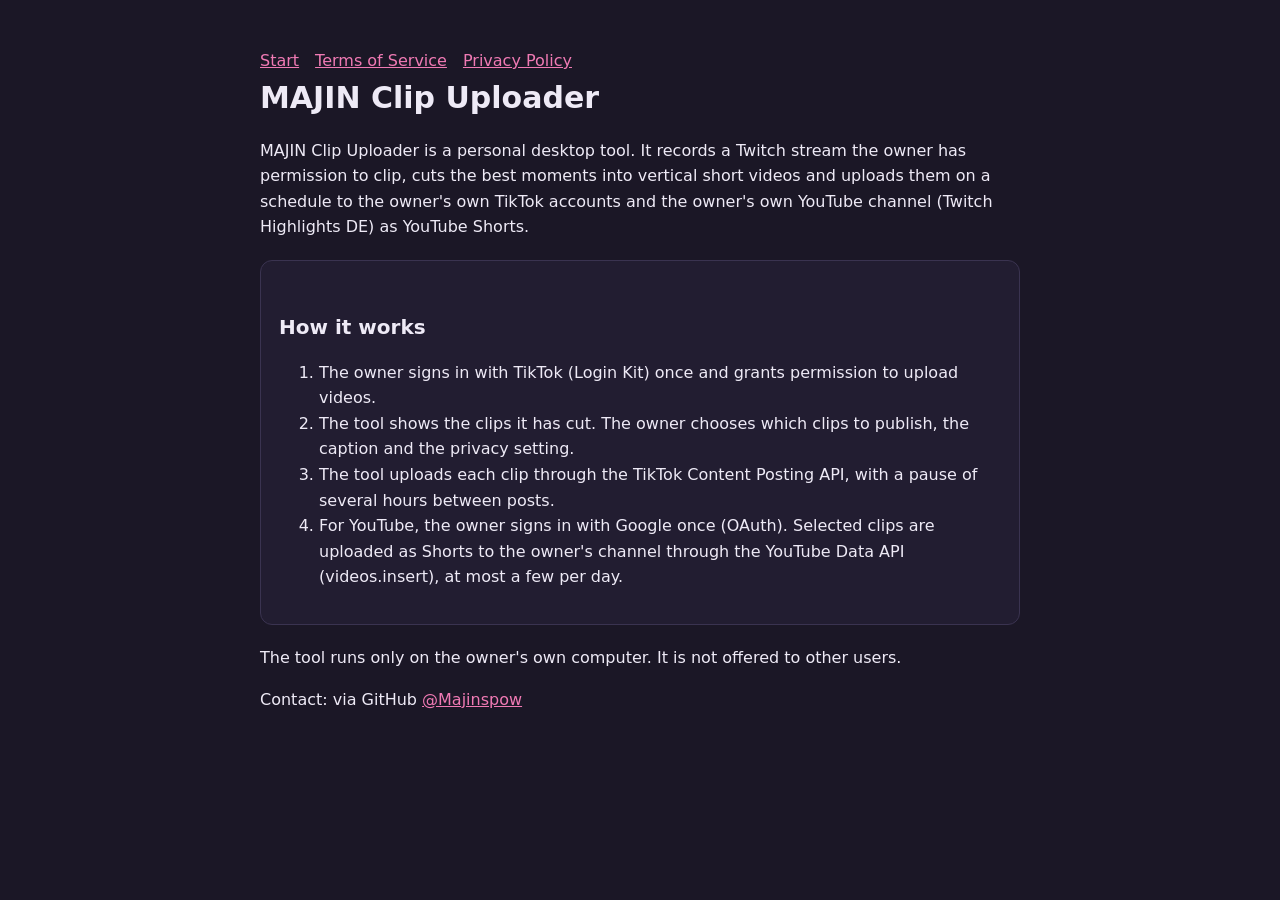
<file: index.html>
<!doctype html><html lang="en"><head><meta charset="utf-8"><meta name="viewport" content="width=device-width,initial-scale=1"><title>MAJIN Clip Uploader</title><link rel="stylesheet" href="style.css"></head><body><main><nav><a href="./">Start</a><a href="terms.html">Terms of Service</a><a href="privacy.html">Privacy Policy</a></nav>
<h1>MAJIN Clip Uploader</h1>
<p>MAJIN Clip Uploader is a personal desktop tool. It records a Twitch stream the owner has permission to clip, cuts the best moments into vertical short videos and uploads them on a schedule to the owner's own TikTok accounts and the owner's own YouTube channel (Twitch Highlights DE) as YouTube Shorts.</p>
<div class="box"><h2>How it works</h2><ol>
<li>The owner signs in with TikTok (Login Kit) once and grants permission to upload videos.</li>
<li>The tool shows the clips it has cut. The owner chooses which clips to publish, the caption and the privacy setting.</li>
<li>The tool uploads each clip through the TikTok Content Posting API, with a pause of several hours between posts.</li>
<li>For YouTube, the owner signs in with Google once (OAuth). Selected clips are uploaded as Shorts to the owner's channel through the YouTube Data API (videos.insert), at most a few per day.</li></ol></div>
<p>The tool runs only on the owner's own computer. It is not offered to other users.</p>
<p>Contact: via GitHub <a href="https://github.com/Majinspow">@Majinspow</a></p>
</main></body></html>
</file>
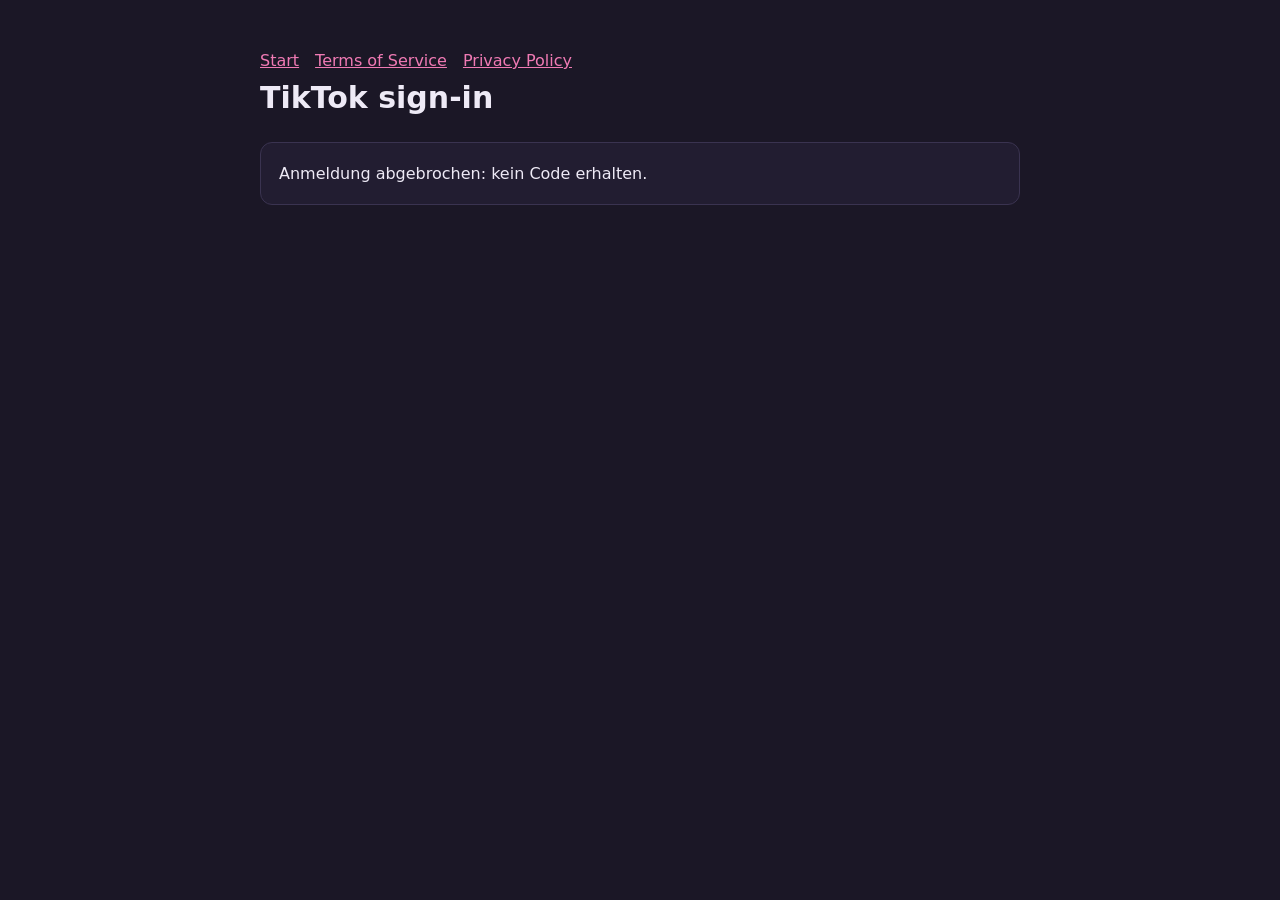
<file: callback.html>
<!doctype html><html lang="en"><head><meta charset="utf-8"><meta name="viewport" content="width=device-width,initial-scale=1"><title>TikTok sign-in – MAJIN Clip Uploader</title><link rel="stylesheet" href="style.css"></head><body><main><nav><a href="./">Start</a><a href="terms.html">Terms of Service</a><a href="privacy.html">Privacy Policy</a></nav>
<h1>TikTok sign-in</h1>
<div class="box" id="box">Reading the sign-in result …</div>
<script>
const p=new URLSearchParams(location.search),box=document.getElementById('box');
if(p.get('code')){box.innerHTML='<p><b>Fertig.</b> Kopiere diesen Code in den MAJIN Hub (Clips → TikTok verbinden):</p><code id="c"></code><p><button id="b">Code kopieren</button></p>';
document.getElementById('c').textContent=p.get('code')+'|'+(p.get('state')||'');
document.getElementById('b').onclick=()=>navigator.clipboard.writeText(document.getElementById('c').textContent).then(()=>document.getElementById('b').textContent='Kopiert ✓');}
else box.textContent='Anmeldung abgebrochen: '+(p.get('error_description')||p.get('error')||'kein Code erhalten.');
</script></main></body></html>
</file>
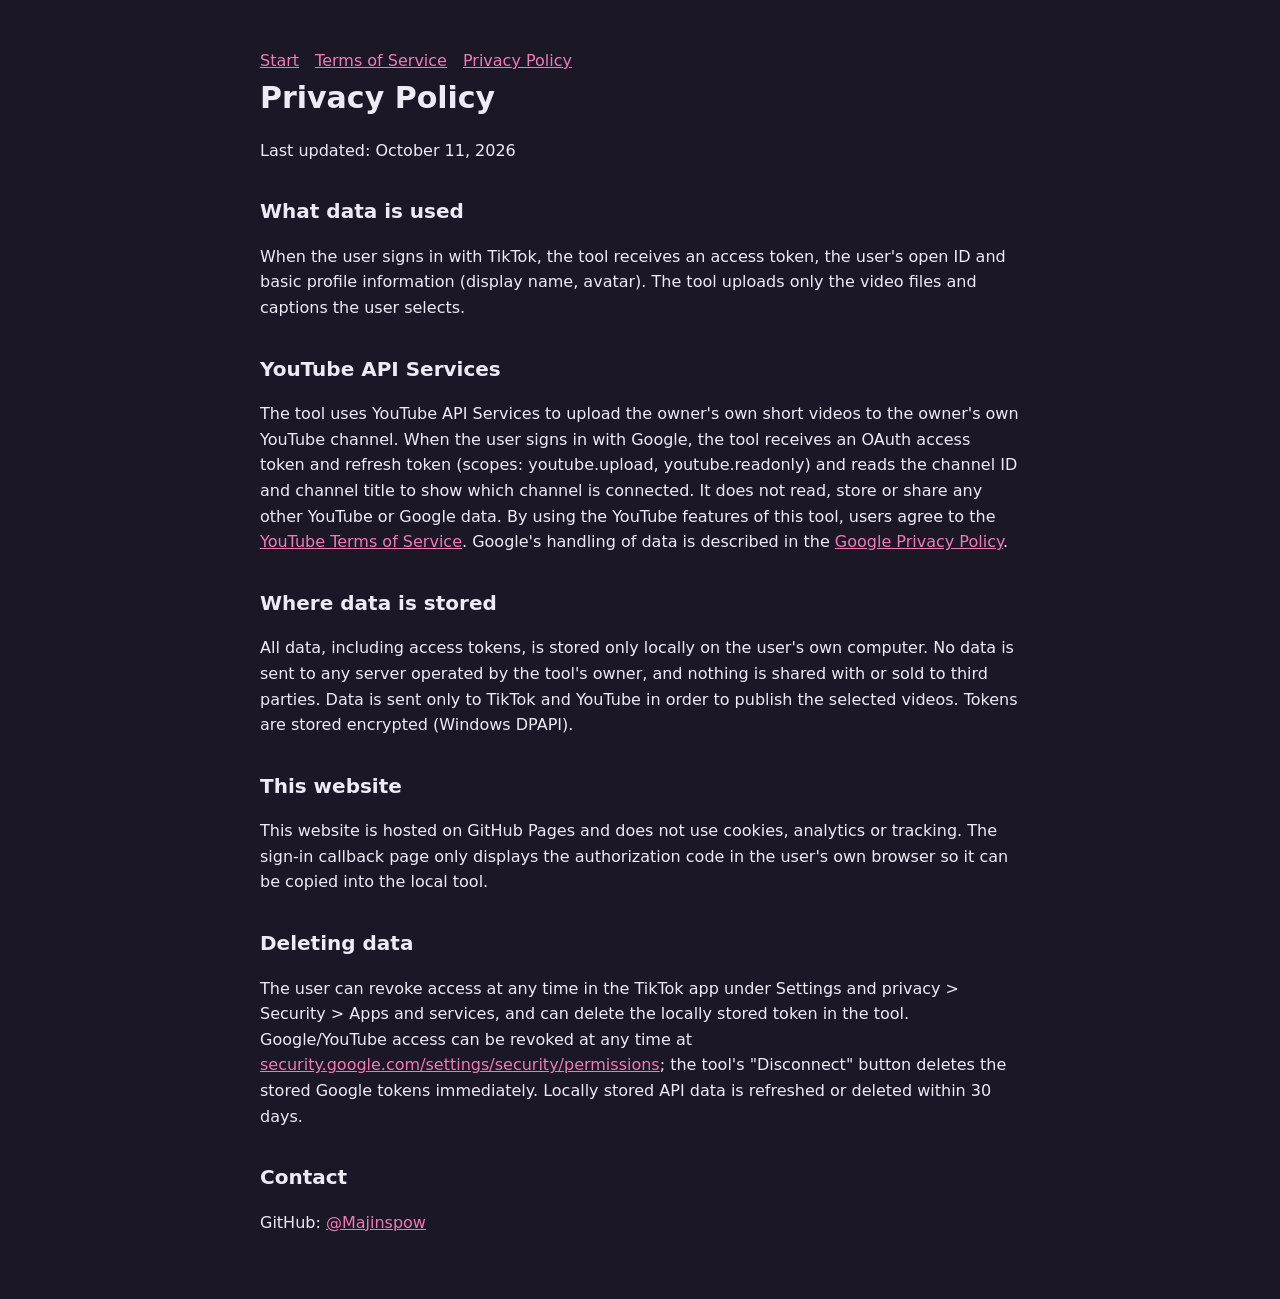
<file: privacy.html>
<!doctype html><html lang="en"><head><meta charset="utf-8"><meta name="viewport" content="width=device-width,initial-scale=1"><title>Privacy Policy – MAJIN Clip Uploader</title><link rel="stylesheet" href="style.css"></head><body><main><nav><a href="./">Start</a><a href="terms.html">Terms of Service</a><a href="privacy.html">Privacy Policy</a></nav>
<h1>Privacy Policy</h1><p>Last updated: October 11, 2026</p>
<h2>What data is used</h2><p>When the user signs in with TikTok, the tool receives an access token, the user's open ID and basic profile information (display name, avatar). The tool uploads only the video files and captions the user selects.</p>
<h2>YouTube API Services</h2><p>The tool uses YouTube API Services to upload the owner's own short videos to the owner's own YouTube channel. When the user signs in with Google, the tool receives an OAuth access token and refresh token (scopes: youtube.upload, youtube.readonly) and reads the channel ID and channel title to show which channel is connected. It does not read, store or share any other YouTube or Google data. By using the YouTube features of this tool, users agree to the <a href="https://www.youtube.com/t/terms">YouTube Terms of Service</a>. Google's handling of data is described in the <a href="https://policies.google.com/privacy">Google Privacy Policy</a>.</p>
<h2>Where data is stored</h2><p>All data, including access tokens, is stored only locally on the user's own computer. No data is sent to any server operated by the tool's owner, and nothing is shared with or sold to third parties. Data is sent only to TikTok and YouTube in order to publish the selected videos. Tokens are stored encrypted (Windows DPAPI).</p>
<h2>This website</h2><p>This website is hosted on GitHub Pages and does not use cookies, analytics or tracking. The sign-in callback page only displays the authorization code in the user's own browser so it can be copied into the local tool.</p>
<h2>Deleting data</h2><p>The user can revoke access at any time in the TikTok app under Settings and privacy &gt; Security &gt; Apps and services, and can delete the locally stored token in the tool. Google/YouTube access can be revoked at any time at <a href="https://security.google.com/settings/security/permissions">security.google.com/settings/security/permissions</a>; the tool's "Disconnect" button deletes the stored Google tokens immediately. Locally stored API data is refreshed or deleted within 30 days.</p>
<h2>Contact</h2><p>GitHub: <a href="https://github.com/Majinspow">@Majinspow</a></p>
</main></body></html>
</file>
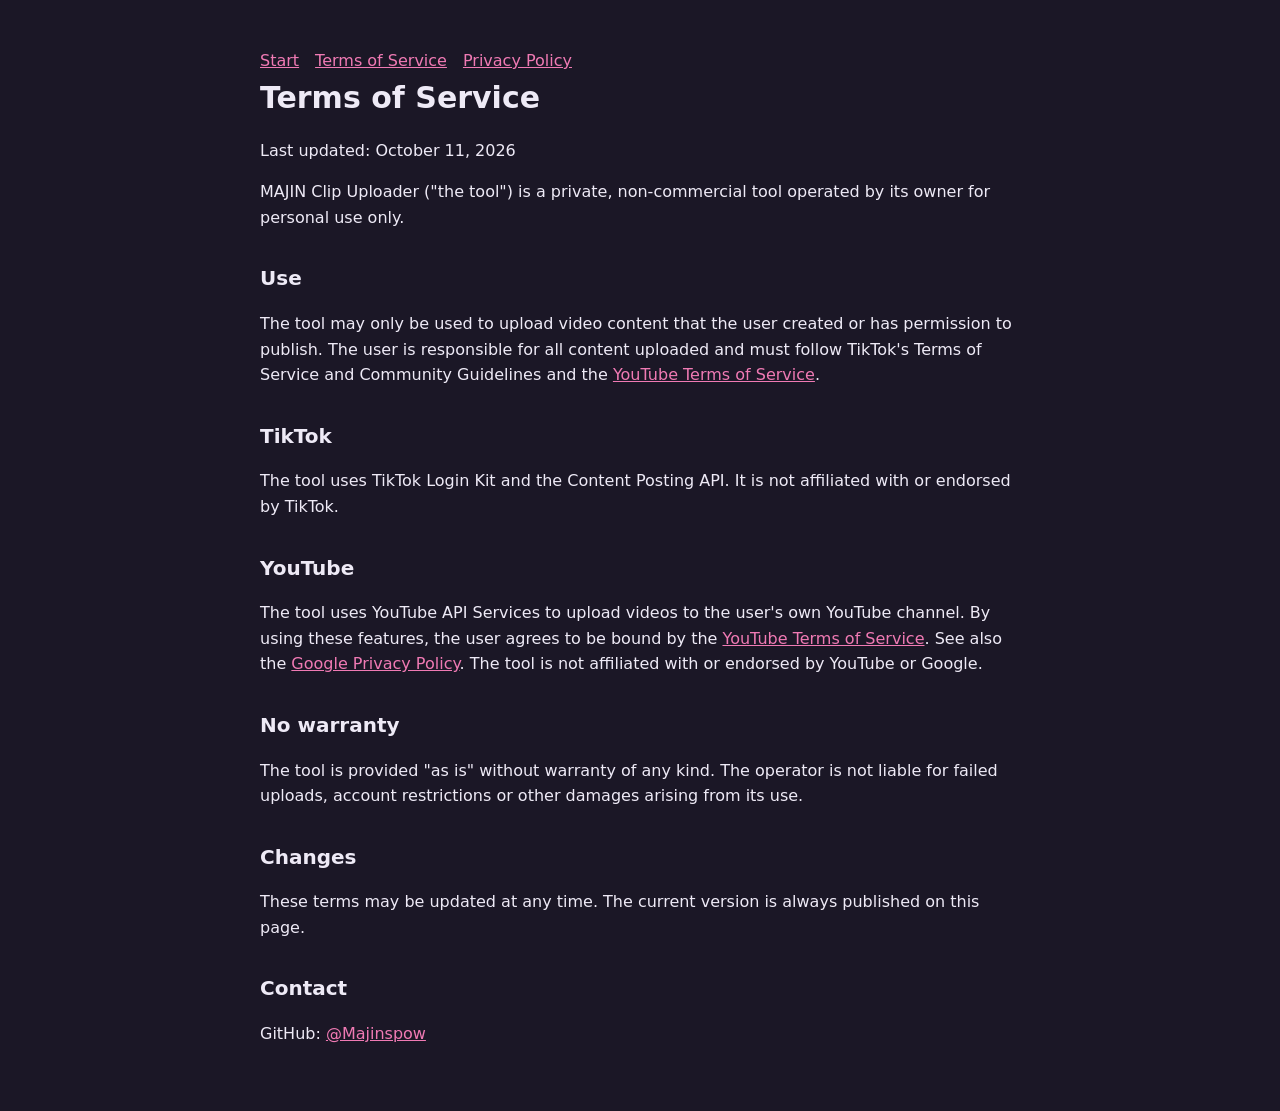
<file: terms.html>
<!doctype html><html lang="en"><head><meta charset="utf-8"><meta name="viewport" content="width=device-width,initial-scale=1"><title>Terms of Service – MAJIN Clip Uploader</title><link rel="stylesheet" href="style.css"></head><body><main><nav><a href="./">Start</a><a href="terms.html">Terms of Service</a><a href="privacy.html">Privacy Policy</a></nav>
<h1>Terms of Service</h1><p>Last updated: October 11, 2026</p>
<p>MAJIN Clip Uploader ("the tool") is a private, non-commercial tool operated by its owner for personal use only.</p>
<h2>Use</h2><p>The tool may only be used to upload video content that the user created or has permission to publish. The user is responsible for all content uploaded and must follow TikTok's Terms of Service and Community Guidelines and the <a href="https://www.youtube.com/t/terms">YouTube Terms of Service</a>.</p>
<h2>TikTok</h2><p>The tool uses TikTok Login Kit and the Content Posting API. It is not affiliated with or endorsed by TikTok.</p>
<h2>YouTube</h2><p>The tool uses YouTube API Services to upload videos to the user's own YouTube channel. By using these features, the user agrees to be bound by the <a href="https://www.youtube.com/t/terms">YouTube Terms of Service</a>. See also the <a href="https://policies.google.com/privacy">Google Privacy Policy</a>. The tool is not affiliated with or endorsed by YouTube or Google.</p>
<h2>No warranty</h2><p>The tool is provided "as is" without warranty of any kind. The operator is not liable for failed uploads, account restrictions or other damages arising from its use.</p>
<h2>Changes</h2><p>These terms may be updated at any time. The current version is always published on this page.</p>
<h2>Contact</h2><p>GitHub: <a href="https://github.com/Majinspow">@Majinspow</a></p>
</main></body></html>
</file>
<file: style.css>
body{margin:0;background:#1b1726;color:#eeeaf6;font:16px/1.6 "Segoe UI",system-ui,sans-serif}
main{max-width:760px;margin:0 auto;padding:48px 20px}
h1{font-size:30px;margin:0 0 8px}h2{margin-top:32px;font-size:20px}
a{color:#f07ab4}nav a{margin-right:16px}
.box{background:#221d31;border:1px solid #3a3350;border-radius:12px;padding:18px;margin:20px 0}
code{font-size:15px;word-break:break-all;background:#2b2540;padding:10px 12px;border-radius:8px;display:block}
button{background:#f07ab4;border:0;color:#2a0f1e;font-weight:600;border-radius:9px;padding:10px 16px;cursor:pointer}
</file>
